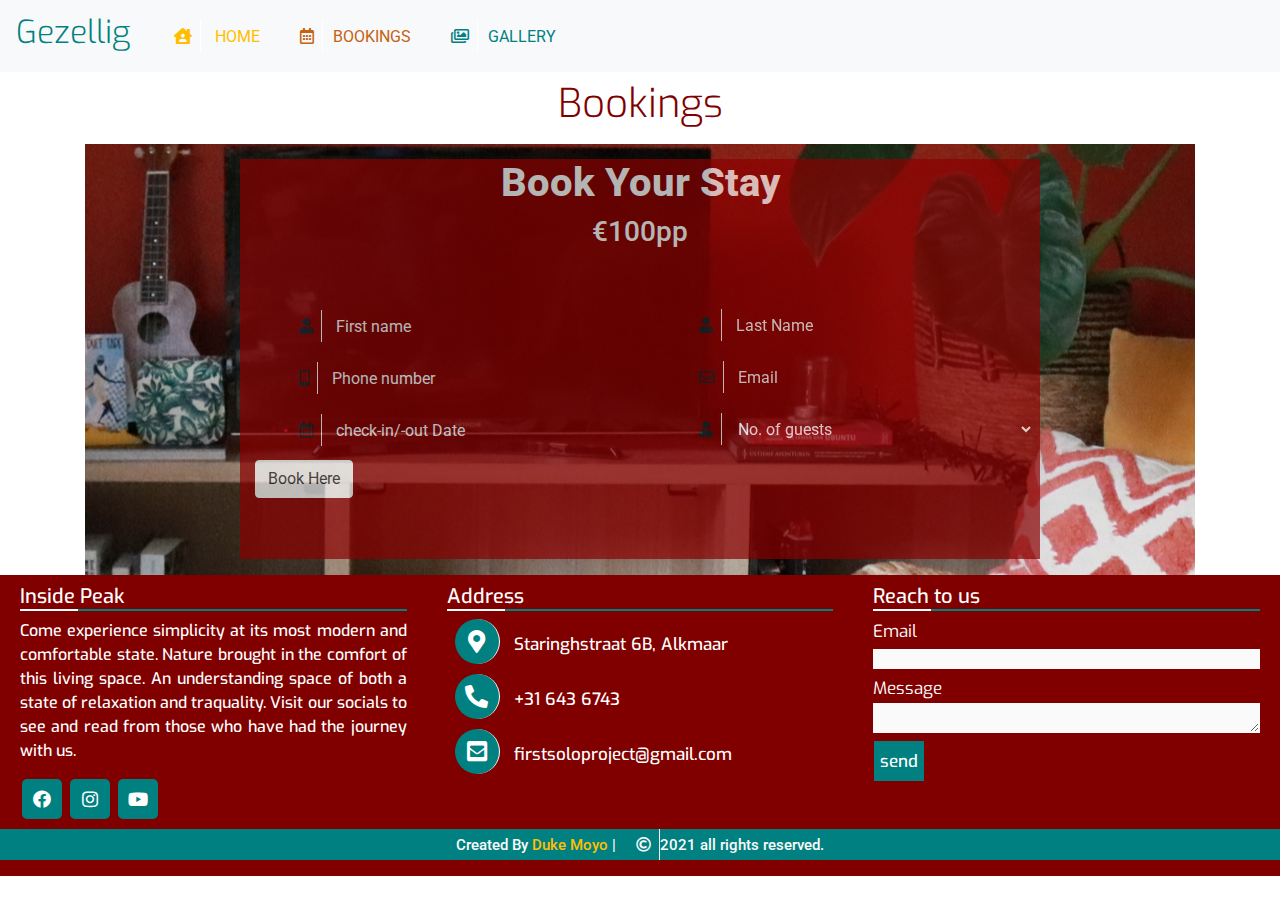
<file: booking.html>
<!DOCTYPE html>
<html lang="en">

<head>
    <meta charset="UTF-8">
    <title>Gezellig Living</title>
    <meta name="viewport" content="width=device-width, initial-scale=1.0">
    <link rel="stylesheet" href="https://stackpath.bootstrapcdn.com/bootstrap/4.1.3/css/bootstrap.min.css"
        type="text/css">
    <link rel="stylesheet" href="https://cdnjs.cloudflare.com/ajax/libs/font-awesome/5.15.2/css/all.min.css"
        type="text/css">
    <link rel="stylesheet" type="text/css" href="assets/css/styles.css">
</head>

<body>

    <!---bootstrap nav bar--->
    <nav class="navbar navbar-expand-lg navbar-light bg-light sticky-top">
        <a class="navbar-brand" href="index.html">
            <h2 class="nav-heading">Gezellig</h2>
        </a>


        <button type="button" class="navbar-toggler" data-toggle="collapse" data-target="#collapse_target">
            <span class="navbar-toggler-icon"></span>
        </button>

        <div class="collapse navbar-collapse" id="collapse_target">
            <ul class="nav navbar-nav">
                <li class="class = nav-item active uppercase">
                    <a href="index.html"><span class="span1"><i class="fas fa-house-user span1"></i> Home</span></a>

                </li>

                <li class="nav-item uppercase">
                    <a href="booking.html"><span class="span2"><i
                                class="far fa-calendar-alt span2"></i>Bookings</span></a>
                </li>

                <li class="nav-item uppercase">
                    <a href="gallery.html"><span class="span3"><i class="far fa-images span3"></i>Gallery</span></a>
                </li>
            </ul>
        </div>
    </nav>
    <!---Page name heading--->
    <h1 class="text-center p-2 gallerysub-heading">Bookings</h1>

    <!--Booking standard Form-->
    <div class="container">
        <div class="row">
            <section class="bookingbody col">
                <div class="form-group">
                    <div id="form" class="col">
                        <h1 class="text-white text-center">Book Your Stay</h1>
                        <h3 class="text-white text-center">€100pp</h3>

                        <div id="first-group" class="col">
                            <div id="bookingcontent1">
                                <i class="fas fa-user icons" aria-hidden="true"></i>
                                <input type="text" id="input-group1" placeholder="First name">
                            </div>

                            <div id="bookingcontent2">
                                <i class="fas fa-mobile-alt icons" aria-hidden="true"></i>
                                <input type="number" id="input-group2" placeholder="Phone number">
                            </div>

                            <div id="bookingcontent3">
                                <i class="far fa-calendar-alt icons" aria-hidden="true"></i>
                                <input type="text" id="input-group3" placeholder="check-in/-out Date">
                            </div>
                        </div>

                        <div id="second-group" class="col">
                            <div id="bookingcontent4">
                                <i class="fas fa-user icons" aria-hidden="true"></i>
                                <input type="text" id="input-group4" placeholder="Last Name">
                            </div>

                            <div id="bookingcontent5">
                                <i class="far fa-envelope icons" aria-hidden="true"></i>
                                <input type="email" id="input-group5" placeholder="Email">
                            </div>

                            <div id="bookingcontent6">
                                <i class="fas fa-user icons" aria-hidden="true"></i>
                                <select id="input-group6" style="background-color: #8B0000;">
                                    <option value="">No. of guests</option>
                                    <option value="">1-2 persons</option>
                                    <option value="">3-5 persons</option>
                                    <option value="">6-10 persons</option>
                                </select>
                            </div>
                        </div>

                        <button onclick=" window.open('http://google.com','_blank')" type="submit" value="submit"
                            class="btn btn-light">Book Here</button>
                    </div>
                </div>
            </section>
        </div>
    </div>

    <!--footer-->
    <footer class="footernav">
        <div class="main-content">
            <div class="left-box box">
                <h5>Inside Peak</h5>
                <div class="content">
                    <p>Come experience simplicity at its most modern and comfortable state. Nature brought in the
                        comfort of this living space. An understanding space of both a state of relaxation and
                        traquality.
                        Visit our socials to see and read from those who have had the journey with us.</p>
                    <div id="social">
                        <a href="https://www.facebook.com/" target="_blank"><span class="fab fa-facebook"></span></a>
                        <a href="https://www.instagram.com/" target="_blank"><span class="fab fa-instagram"></span></a>
                        <a href="https://www.youtube.com/" target="_blank"><span class="fab fa-youtube"></span></a>
                    </div>
                </div>
            </div>

            <div class="center-box box">
                <h5>Address</h5>
                <div class="content">
                    <div class="place">
                        <span class="fas fa-map-marker-alt"></span>
                        <span class="text">Staringhstraat 6B, Alkmaar</span>
                    </div>

                    <div class="phone">
                        <span class="fas fa-phone-alt"></span>
                        <span class="text">+31 643 6743</span>
                    </div>

                    <div class="email">
                        <span class="fas fa-envelope-square"></span>
                        <span class="text">firstsoloproject@gmail.com</span>
                    </div>
                </div>
            </div>

            <div class="right-box box">
                <h5>Reach to us</h5>
                <div class="content">
                    <form action="#">
                        <div class="email">
                            <div class="text">Email</div>
                            <input type="email" required>
                        </div>

                        <div class="msg">
                            <div class="text">Message</div>
                            <textarea rows="2" cols="25" required></textarea>
                        </div>

                        <div class="btn">
                            <button  target="_blank" type="submit">send</button>
                        </div>
                    </form>
                </div>
            </div>
        </div>
        <!--bottom signature-->
        <div class="bottom">
            <p id="center-align">
                <span class="credit">Created By <a href="#">Duke Moyo</a> | </span>
                <span class="far fa-copyright"></span><span>2021 all rights reserved.</span>
            </p>
        </div>
    </footer>
    <script src="https://code.jquery.com/jquery-3.3.1.slim.min.js"
        integrity="sha384-q8i/X+965DzO0rT7abK41JStQIAqVgRVzpbzo5smXKp4YfRvH+8abtTE1Pi6jizo"
        crossorigin="anonymous"></script>
    <script src="https://maxcdn.bootstrapcdn.com/bootstrap/4.1.3/js/bootstrap.min.js"> </script>
</body>

</html>
</file>
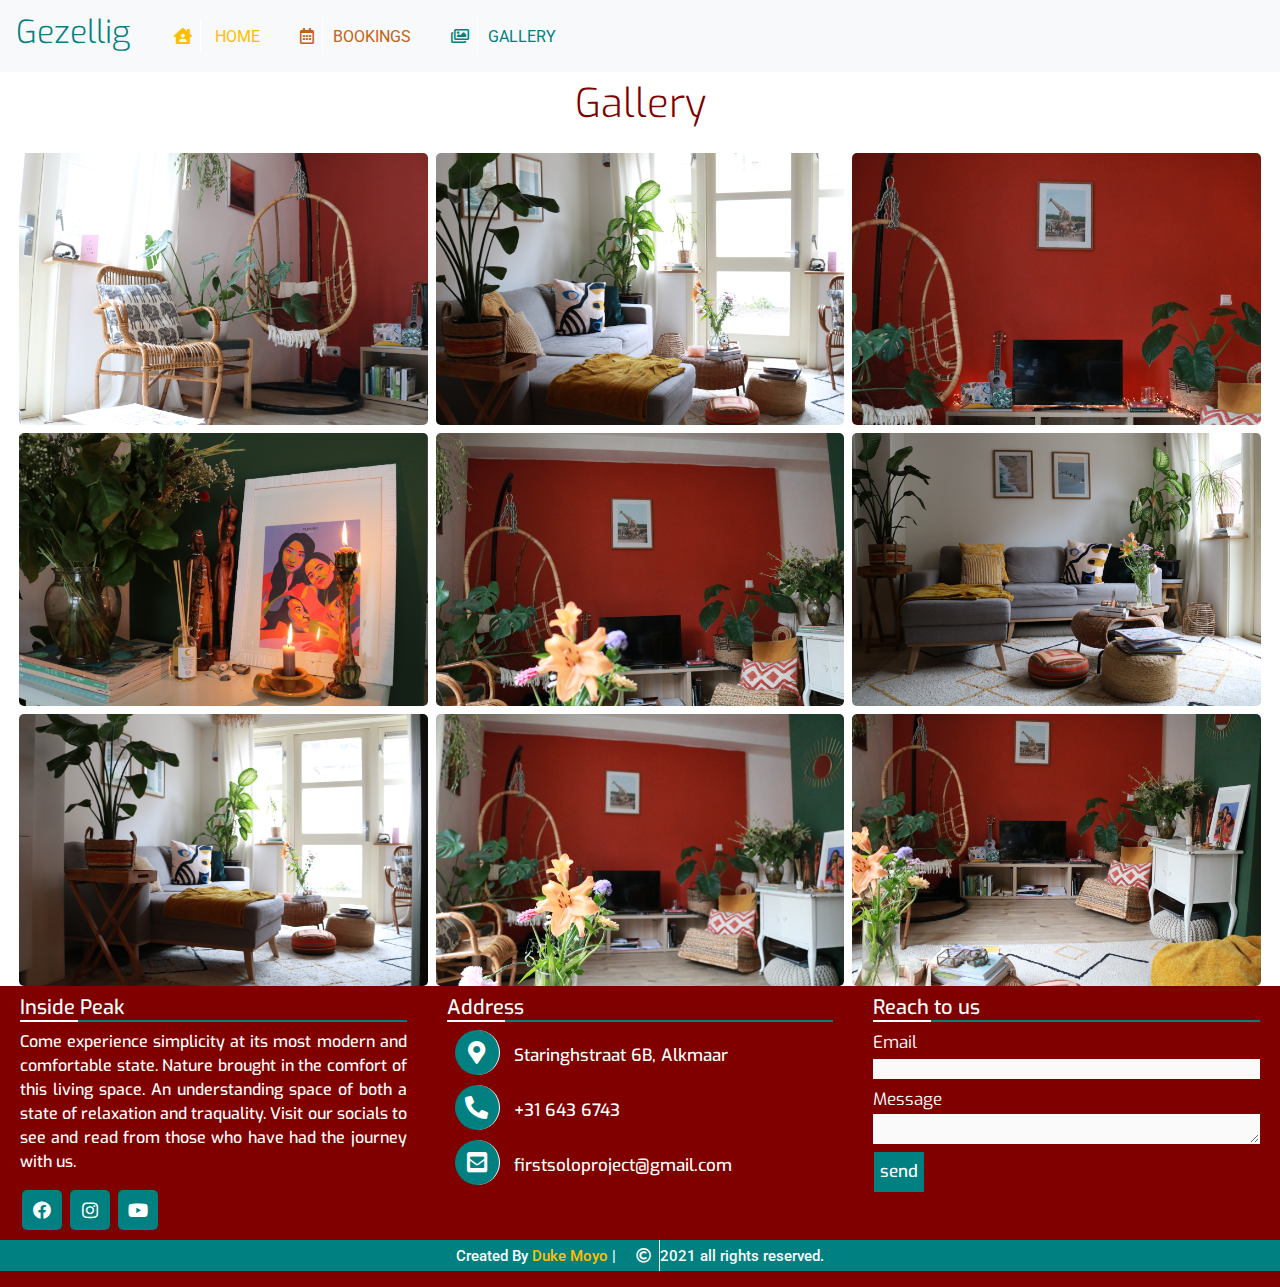
<file: gallery.html>
<!DOCTYPE html>
<html lang="en">

<head>
    <meta charset="UTF-8">
    <title>Gezellig Living</title>
    <meta name="viewport" content="width=device-width, initial-scale=1.0">
    <link rel="stylesheet" href="https://stackpath.bootstrapcdn.com/bootstrap/4.1.3/css/bootstrap.min.css"
        type="text/css">
    <link rel="stylesheet" href="https://cdnjs.cloudflare.com/ajax/libs/font-awesome/5.15.2/css/all.min.css"
        type="text/css">
    <link rel="stylesheet" type="text/css" href="assets/css/styles.css">
</head>

<body>

    <!---bootstrap nav bar--->
    <nav class="navbar navbar-expand-lg navbar-light bg-light sticky-top">
        <a class="navbar-brand" href="index.html">
            <h2 class="nav-heading">Gezellig</h2>
        </a>


        <button type="button" class="navbar-toggler" data-toggle="collapse" data-target="#collapse_target">
            <span class="navbar-toggler-icon"></span>
        </button>

        <div class="collapse navbar-collapse" id="collapse_target">
            <ul class="nav navbar-nav">
                <li class="active nav-item uppercase">
                    <a href="index.html"><span class="span1"><i class="fas fa-house-user span1"></i> Home</span></a>

                </li>

                <li class="nav-item uppercase">
                    <a href="booking.html"><span class="span2"><i
                                class="far fa-calendar-alt span2"></i>Bookings</span></a>
                </li>

                <li class="nav-item uppercase">
                    <a href="gallery.html"><span class="span3"><i class="far fa-images span3"></i>Gallery</span></a>
                </li>
            </ul>
        </div>
    </nav>


    <section>
        <div class="container-fluid">
            <!---Page name heading--->
            <h1 class="text-center p-2 gallerysub-heading">Gallery</h1>
            <!---Gallery--->
            <div class="row">
                <div class="column">
                    <img src="assets/images/gallery1.JPG" alt="ground chair and standing in living room" />
                    <img src="assets/images/gallery2.JPG" alt="picture frame resting on the wall behind candles" />
                    <img src="assets/images/gallery3.JPG"
                        alt="far shot grey couch with green house plants next to the couch" />
                </div>
                <div class="column">
                    <img src="assets/images/gallery4.JPG" alt="grey couch with green house plants next to the couch" />
                    <img src="assets/images/galleryfront.JPG" alt="direct shot of the front of the living room" />
                    <img src="assets/images/galleryfront2.JPG" alt="front of the livingroom" />
                </div>
                <div class="column">
                    <img src="assets/images/mlogo.JPG" alt="livingroom television" />
                    <img src="assets/images/logo2.JPG" alt="the livingroom grey couch" />
                    <img src="assets/images/mainlogo.JPG" alt="the livingroom" />
                </div>
            </div>
        </div>
    </section>
    <!--footer-->
    <footer class="footernav">
        <div class="main-content">
            <div class="left-box box">
                <h5>Inside Peak</h5>
                <div class="content">
                    <p>Come experience simplicity at its most modern and comfortable state. Nature brought in the
                        comfort of this living space. An understanding space of both a state of relaxation and
                        traquality.
                        Visit our socials to see and read from those who have had the journey with us.</p>
                    <div id="social">
                        <a href="https://www.facebook.com/" target="_blank"><span class="fab fa-facebook"></span></a>
                        <a href="https://www.instagram.com/" target="_blank"><span class="fab fa-instagram"></span></a>
                        <a href="https://www.youtube.com/" target="_blank"><span class="fab fa-youtube"></span></a>
                    </div>
                </div>
            </div>

            <div class="center-box box">
                <h5>Address</h5>
                <div class="content">
                    <div class="place">
                        <span class="fas fa-map-marker-alt"></span>
                        <span class="text">Staringhstraat 6B, Alkmaar</span>
                    </div>

                    <div class="phone">
                        <span class="fas fa-phone-alt"></span>
                        <span class="text">+31 643 6743</span>
                    </div>

                    <div class="email">
                        <span class="fas fa-envelope-square"></span>
                        <span class="text">firstsoloproject@gmail.com</span>
                    </div>
                </div>
            </div>

            <div class="right-box box">
                <h5>Reach to us</h5>
                <div class="content">
                    <form action="#">
                        <div class="email">
                            <div class="text">Email</div>
                            <input type="email" required>
                        </div>

                        <div class="msg">
                            <div class="text">Message</div>
                            <textarea rows="2" cols="25" required></textarea>
                        </div>

                        <div class="btn">
                            <button type="submit">send</button>
                        </div>
                    </form>
                </div>
            </div>
        </div>
        <!--bottom signature-->
        <div class="bottom">
            <p id="center-align">
                <span class="credit">Created By <a href="#">Duke Moyo</a> | </span>
                <span class="far fa-copyright"></span><span>2021 all rights reserved.</span>
            </p>
        </div>
    </footer>
    <script src="https://code.jquery.com/jquery-3.3.1.slim.min.js"
        integrity="sha384-q8i/X+965DzO0rT7abK41JStQIAqVgRVzpbzo5smXKp4YfRvH+8abtTE1Pi6jizo"
        crossorigin="anonymous"></script>
    <script src="https://maxcdn.bootstrapcdn.com/bootstrap/4.1.3/js/bootstrap.min.js"> </script>
</body>

</html>
</file>
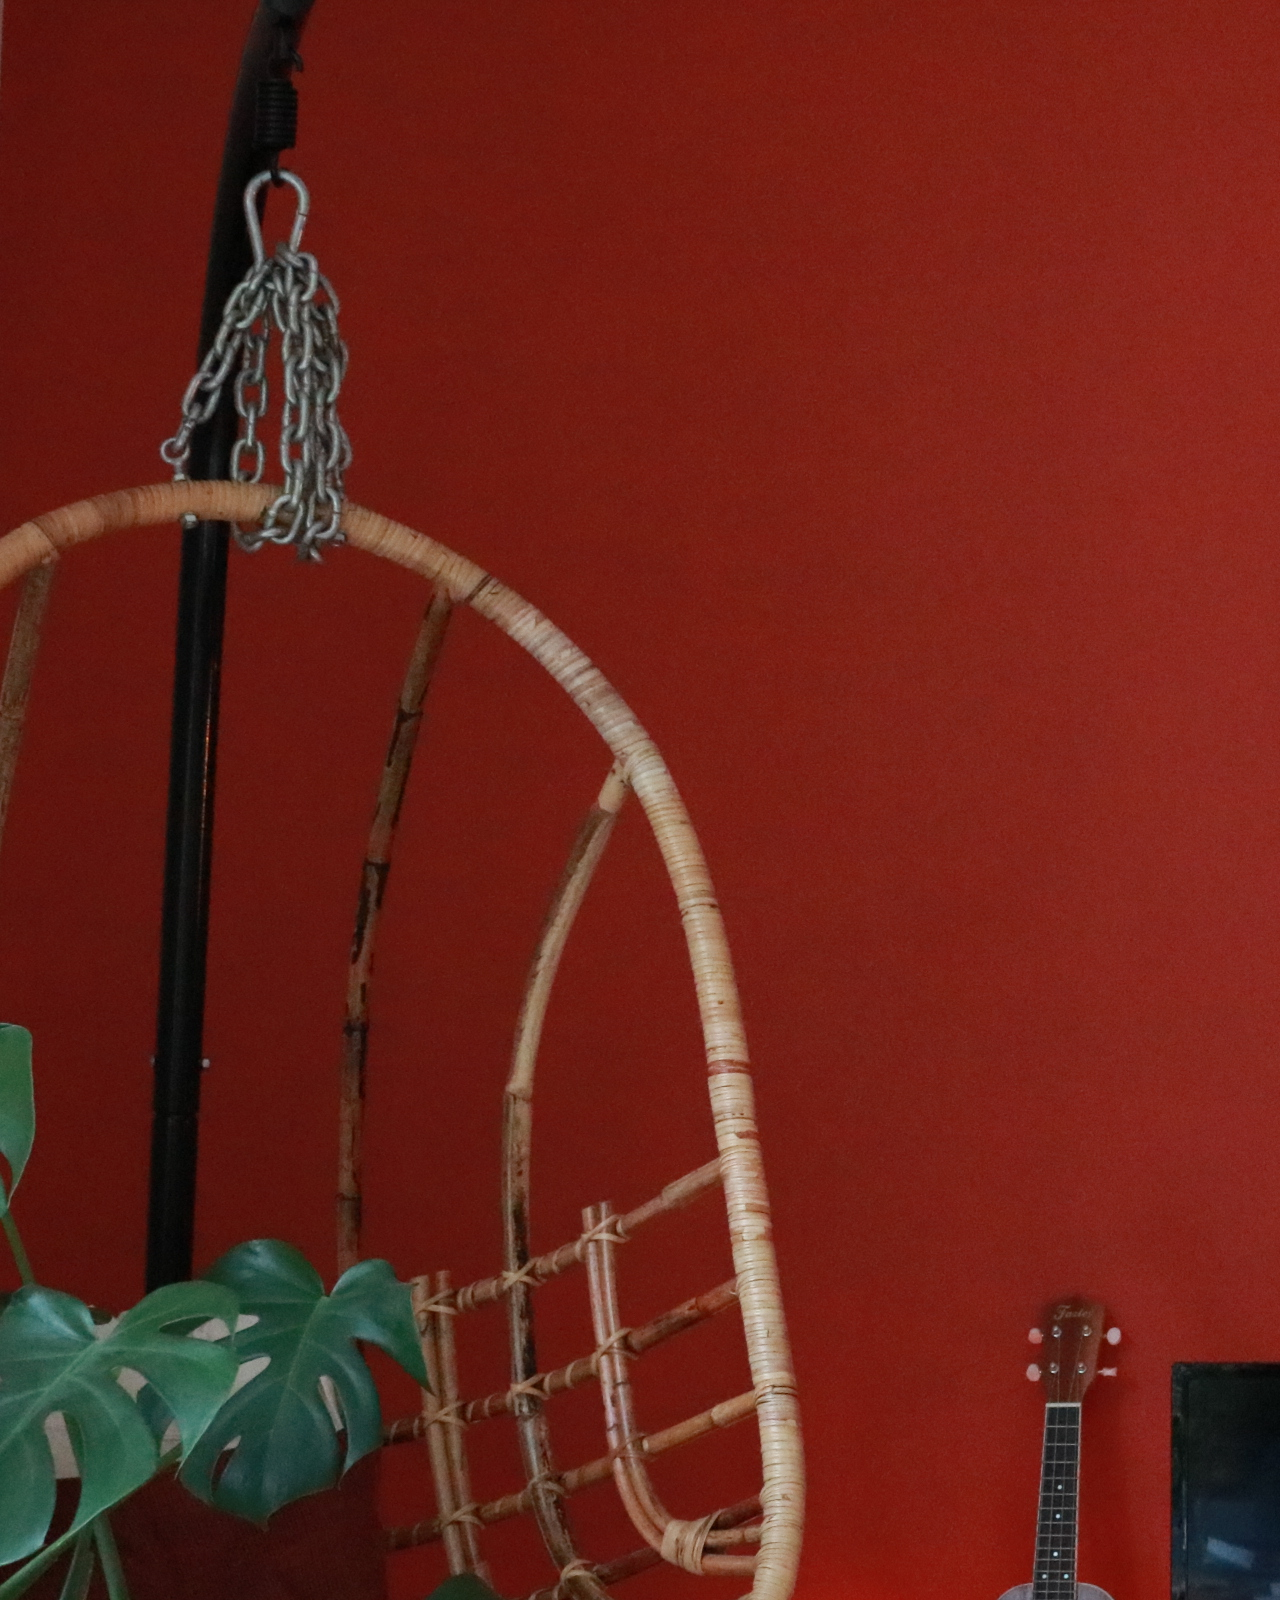
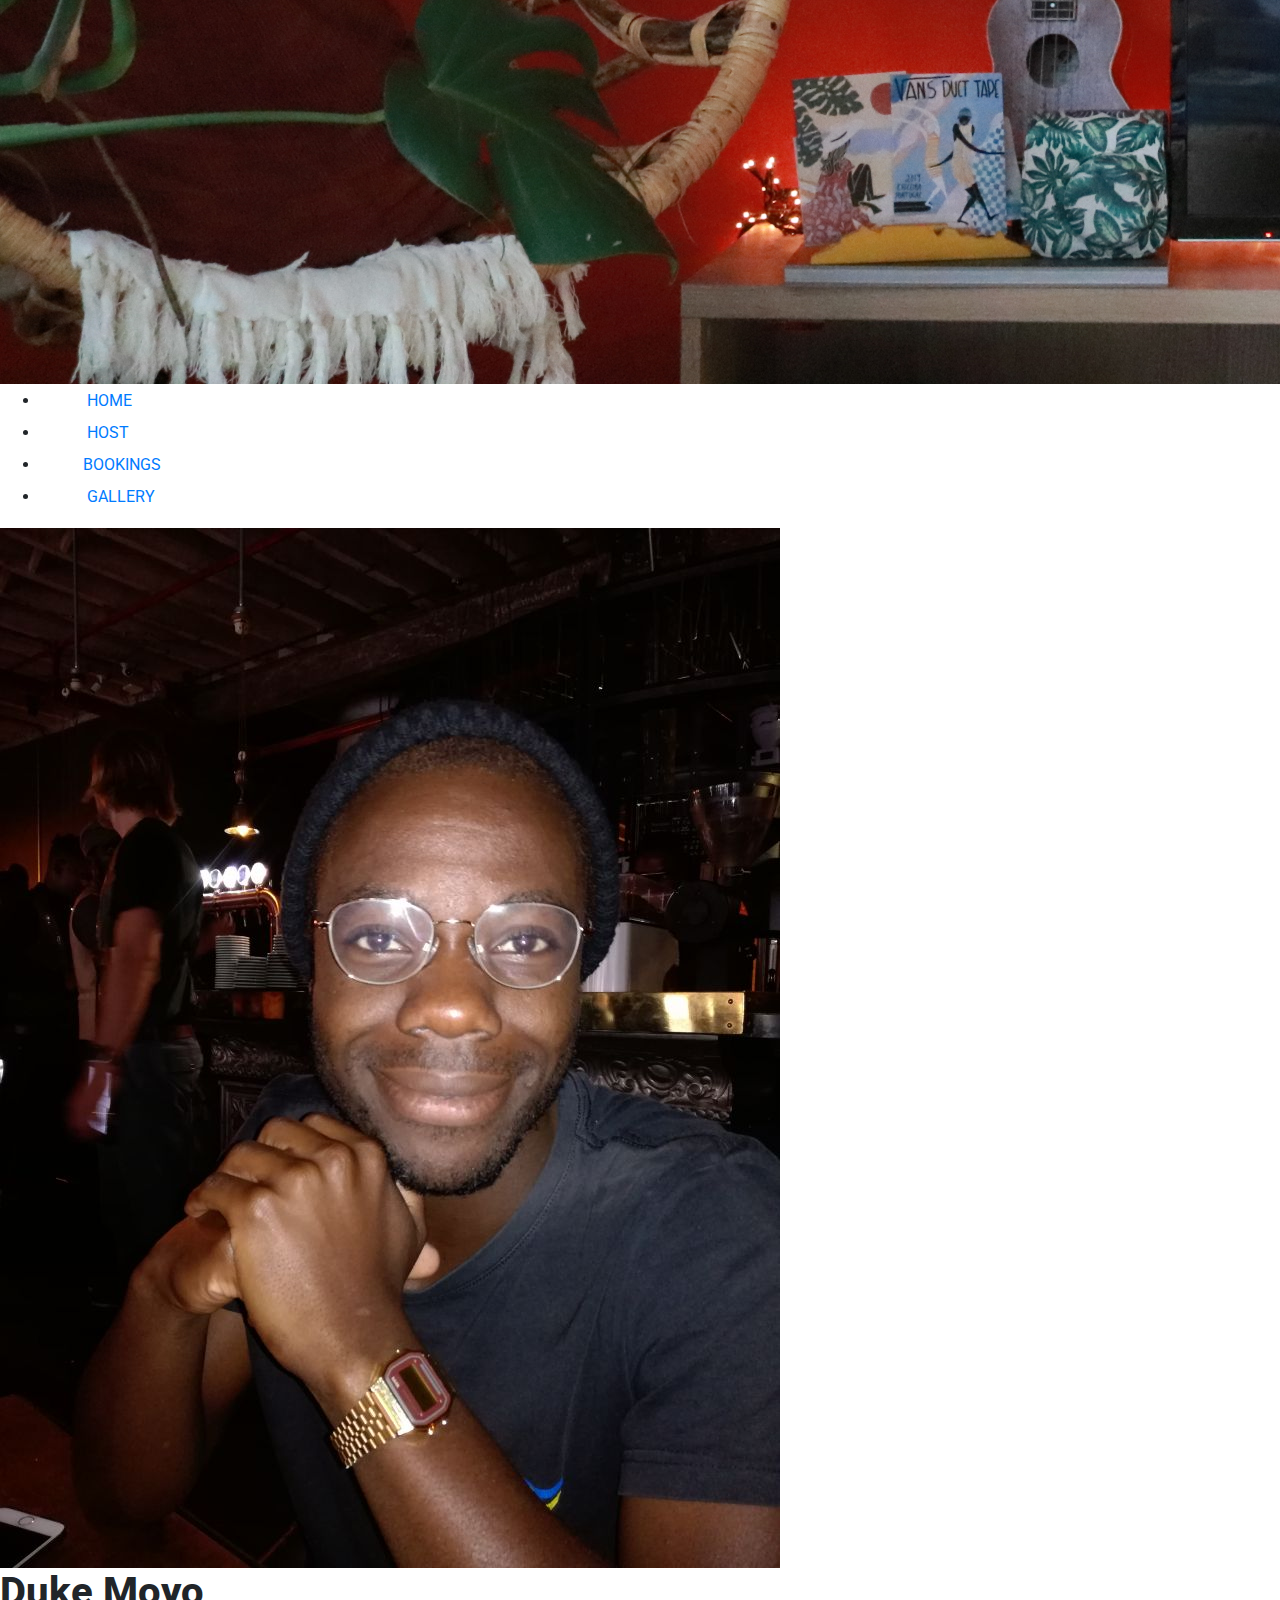
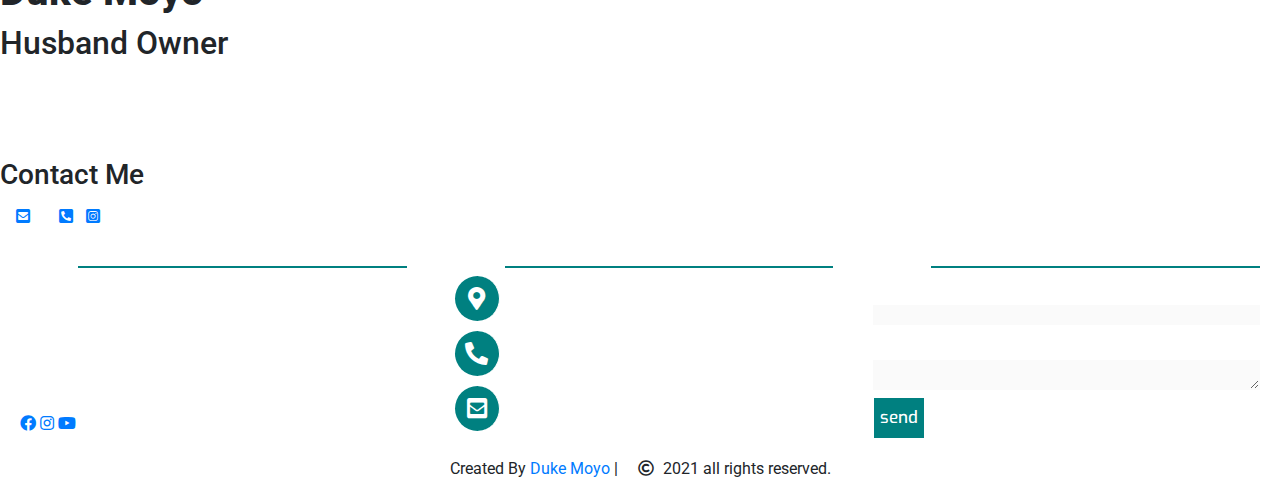
<file: host.html>
<!DOCTYPE html>
<html lang="en">
<head>
    <meta charset="UTF-8">
    <meta name="viewport" content="width=device-width, initial-scale=1.0">
    <link rel="stylesheet" href="https://stackpath.bootstrapcdn.com/bootstrap/4.1.3/css/bootstrap.min.css" type="text/css">
  <link rel="stylesheet" href="https://cdnjs.cloudflare.com/ajax/libs/font-awesome/5.15.2/css/all.min.css" type="text/css">
  <link rel="stylesheet" type="text/css" href="assets/css/styles.css" />
    <title>Document</title>
</head>

<body>
    <div class="imagecontainer">
        <img src="assets/images/mlogo.JPG" alt="livingroom">
</div>
<div>
    <ul id="nav">
        <li class="divnav1 uppercase">
        <a href="home.html"> <i class="fas fa-house-user"></i> <span>Home</span></a>
    </li>

        <li class="divnav2 uppercase">
            <a href="host.html"> <i class="far fa-address-card"></i> <span>Host</span></a>
            </li>


        <li class="divnav3 uppercase">
            <a href="booking.html"> <i class="far fa-calendar-alt"> </i> <span>Bookings</span></a>
                </li>

                <li class="divnav4 uppercase">
            <a href="gallery.html"> <i class="far fa-images"></i> <span>Gallery</span></a>
                </li>
    </ul>
</div>

<div class="host-center host-center-box">
    <div class="avatar">
        <img src="assets/images/duke.JPG" alt="duke">
    </div>
<div class="content">
    <h1>Duke Moyo</h1>
    <h2>Husband Owner</h2>
    <p>I am 25 years and proud co-owner of this house along side my wife Romy.
       I am an enthusiust designer and web-developer who has a sense of art, 
       color and furniture. I have travelled around the world hence i have gained
       knowledge and insight of many cultures and beauty from different parts of
       of the world which some of the furniture and walls will show that. I find 
       comfort in communicating and learning from people. I also consider myself an intelligent and open-miinded individual

       Please reach out if you have any questions.
    </p>

    <h3>
        Contact Me
    </h3>
</div>
<div class="profile-social ">
    <a href="#"><i class="fas fa-envelope-square"></i></a>
    <a href="#"><i class="fas fa-phone-square-alt"></i></a>
    <a href="#"><i class="fab fa-instagram-square"></i></a>
</div>
</div>
</body>

<footer class="smaller-footer">
    <div class="main-content">
        <div class="left-box box">
            <h5>Inside Peak</h5>
            <div class="content">
                <p>Come experience simplicity at its most modern and comfortable state. Nature brought in the comfort of this living space. An understanding space of both a state of relaxation and traquality. Cove live it yourself.</p>
                <div class="social">
                    <a href="#"><span class="fab fa-facebook"></span></a>
                    <a href="#"><span class="fab fa-instagram"></span></a>
                    <a href="#"><span class="fab fa-youtube"></span></a>
                </div>
            </div>
        </div>

        <div class="center-box box">
            <h5>Address</h5>
            <div class="content">
                <div class="place">
                    <span class="fas fa-map-marker-alt"></span>
                    <span class="text">Staringhstraat 6B</span>
                </div>

                 <div class="phone">
                    <span class="fas fa-phone-alt"></span>
                    <span class="text">+31 643 6743</span>
                </div>

                 <div class="email">
                    <span class="fas fa-envelope-square"></span>
                    <span class="text">firstsoloproject@gmail.com</span>
                </div>
            </div>
        </div>

        <div class="right-box box">
            <h5>Reach to us</h5>
            <div class="content">
                <form action="#">
                    <div class="email">
                        <div class="text">Email</div>
                        <input type="email" required>
                    </div>

                    <div class="msg"></div>
                    <div class="text">Message</div>
                    <textarea rows="2" cols="25" required></textarea>

            <div class="btn">
                <button type="submit">send</button>
            </div>
        </form>
        </div>
        </div>
    </div>
    <div class="bottom">
        <center>
            <span class="credit">Created By <a href="#">Duke Moyo</a> | </span>
            <span class="far fa-copyright"></span><span>2021 all rights reserved.</span>
        </center>
    </div>
</footer>
</html>
</file>
<file: assets/css/styles.css>
@import url('https://fonts.googleapis.com/css?family=Roboto:100,200,300,400,500,600,700|Exo:100,200,300,400,500,600,700');

/*------------------main heading container Home*/
/*------------------jumbotro socials*/
/*------------------heading picture*/
.mainpiccontainer {
    max-height: 50vh;
    width: 100vh;
}

.img-fluid {
    max-height: 50vh;
    width: 100vh;
}
.mainpiccontainter img{
    width: 100%;
    margin: 50px;
    height: 50px;
}


/*------------------Nav Bar home*/

.span1{
    color: #FFBF00;
    padding: 2px;
    margin: 10px;
}
.span2{
    color: #c46210;
    padding: 2px;
    margin: 10px;
    
}
.span3{
    color: teal;
    padding: 2px;
    margin: 10px;
}

li i{
    color: white;
}

a:link{
    text-decoration: none;
}


   
/*------------------general*/

.sub-heading{
    font-family: "Exo",sans-serif;
    font-weight: 300;
    color: #fff;
}

.nav-heading{
    font-family: "Exo",sans-serif;
    font-weight: 300;
    color:teal;
}

.gallerysub-heading{
    font-family: "Exo", sans-serif;
    font-weight: 300;
    color: maroon;
}

.inline-block{
    display: inline-block;
}

.uppercase {
    text-transform: uppercase;
    margin: 0;
}

/*------------------Main Content home*/


.homebodysection{
    display: block;
    background-image: url(../images/fronthomeinside.JPG);
    background-position: center center;
    overflow: hidden;

}

.homeimagesection,
.contectsection,
.videosection{
    box-sizing: border-box;
    border: 1px transparent teal;
    padding: 5px;
}

.contectsection, p{
color: 	#FFf;
font-weight: bold;

}

.videocontainer{
    float: right;
    width: 500px;
}

video{
    width: 100%;
}

.clear{
    margin: 0;
    padding: 0;
    box-sizing: border-box;
}


.firstsection{
    margin-top: 10px;
    margin-bottom: 10px;
    font-family: "Exo", sans-serif;
    text-align: right;
}

.house-front{
    border-radius: 15%;
    height: 250px;
    margin: 10px;
}

.homemainhead{
    font-family: "Exo", sans-serif;
    font-weight: 300;
    color: maroon;
    text-align: center;
}

/*------------------profile Card*/

.profile{
    font-family: "Exo", sans-serif;
    text-align: center;
    max-width: 200px;
    box-shadow: 0 0 10px rgba(0, 0, 0, 0.3);
    padding: 20px;
    float: right;
    height: 250px;
    margin: 10px;
}

.profile-image{
    width: 150px;
    height: 150px;
    object-fit: cover;
    border-radius: 50%;
    margin: 0 auto 20px auto;
    display: block;
}

.profile-name{
    font-size: 1.2em;
    font-weight: bold;
}

/*------------------footer*/

.footernav {
    bottom: 0px;
    width: 100%;
    background: maroon;
    overflow: hidden;
 }
 
 .main-content{
     display: inline-flex;
     color: #fff;
     font-family: "Exo", sans-serif;
     width: 100%;
 }
 
 .main-content .left-box,
  .center-box,
  .right-box{
     flex-basis: 50%;
     padding: 10px 20px;
     box-sizing: border-box;
 }
 
 .box h2{
     font-size: 1.125rem;
     font-weight: 300;
     text-transform: uppercase;
     color: #fff;
 }
 
 .box .content{
     margin: 10px 0 0 0;
     position: relative;
 }
 
 .box .content:before{
     position: absolute;
     content: '';
     top: -10px;
     height: 2px;
     width: 100%;
     background: teal;
 }
 
 .box .content:after{
     position: absolute;
     content: '';
     height: 2px;
     width: 15%;
     background: #fff;
     top: -10px;
 }
 
 .box .content p{
     text-align: justify;
 }
 
 #social{
     margin: 10px 0 0 0;
 }
 
 #social a{
     padding: 0 2px;
 }
 
 #social a span{
     height: 40px;
     width: 40px;
     background: teal;
     line-height:40px;
     text-align: center;
     font-size: 18px;
     border-radius: 5px;
     transition: 0.3s;
     color: #fff;
 }
 
 #social a span:hover{
     background: #FFBF00;
 }
 .center-box .content .fas{
     font-size: 1.4375rem;
     background: teal;
     height: 45px;
     width: 45px;
     line-height: 30px;
     text-align: center;
     border-radius: 50%;
     transition: 0.3s;
     cursor: pointer;
 }
 
 .center-box .content .fas:hover{
     background: #FFBF00;
 }
 
 .center-box .content .text{
     font-size: 1.0625rem;
     font-weight: 500;
     padding-left: 10px;
     color: #fff;
 }
 
 .center-box .content .phone{
     margin: 10px 0;
 }
 
 .right-box form .text{
     font-size: 1.0625rem;
     margin-bottom: 2px;
     color: #fff;
 }
 
 .right-box form .msg{
     margin-top: 5px;
 }
 
 .right-box form input, .right-box form textarea{
     width: 100%;
     font-size: 1.0625rem;
     background: #fafafa;
     padding-left: 10px;
     border: 1px solid #fafafa;
     height: 30px;
 }
 
 .right-box form input:focus,
 .right-box form textarea:focus{
     outline-color: gray;
 }
 
 .right-box form input{
     height: 20px;
 }
 
 .right-box form .btn{
     margin-top: 0px;
     margin-bottom: 3px;
     padding: 0;
 }
 
 .right-box form .btn button{
     height: 40px;
     width: 100%;
     border: none;
     outline: none;
     background: teal;
     font-size: 1.0625rem;
     font-weight: 500;
     cursor: pointer;
     transition: .3s;
     color: #fff;
 }
 
 .right-box form .btn button:hover{
     background: #FFBF00;
 }
 .bottom #center-align{
     padding: 0px;
     font-size: 0.9375rem;
     background: teal;
     line-height: 1.4;
 }
 
 .bottom #center-align span{
     color: #fafafa;
 }
 
 .bottom #center-align a{
     color: #FFBF00;
     text-decoration: none;
 }
 
 .bottom #center-align a:hover{
     text-decoration: underline;
 }

 #center-align {
    text-align: center;
  }

/*------------------Booking*/

.bookingbody{
    background-image: url(../images/mainlogo.JPG);
    background-position: center;
    overflow: hidden;
}

#form{
    background-color:#8B0000;
    height: 400px;
    width: 800px;
    margin: auto;
    margin-top: 15px;
    opacity: 0.7;
}

#first-group{
    border: none;
    width: 480px;
    margin-top: 38px;
    position: absolute;
}

#bookingcontent1{
    border: 1px solid none;
    margin: 10px;
    margin-left: 8px;
    padding: 5px;
}

#bookingcontent2{
    border: 1px solid none;
    margin: 10px;
    margin-left: 8px;
    padding: 5px;
}

#bookingcontent3{
    border: 1px solid none;
    margin: 10px;
    margin-left: 8px;
    padding: 5px;
}

#bookingcontent4{
    border: 1px solid none;
    margin: 10px;
    margin-left: 8px;
    padding: 5px;
}
#bookingcontent5{
    border: 1px solid none;
    margin: 10px;
    margin-left: 8px;
    padding: 5px;
}

#bookingcontent6{
    border: 1px solid none;
    margin: 10px;
    margin-left: 8px;
    padding: 5px;
}

#bookingcontent1 #input-group1{
    border: none;
    outline: none;
    background: #8B0000;
    margin-left: 8px;
    width: 300px;
    color:#fff;
}

#bookingcontent2 #input-group2{
    border: none;
    outline: none;
    background: #8B0000;
    margin-left: 8px;
    width: 300px;
    color:#fff;
}

#bookingcontent3 #input-group3{
    border: none;
    outline: none;
    background: #8B0000;
    margin-left: 8px;
    width: 300px;
    color:#fff;
}

#bookingcontent4 #input-group4{
    border: none;
    outline: none;
    background: #8B0000;
    margin-left: 8px;
    width: 300px;
    color:#fff;
}

#bookingcontent5 #input-group5{
    border: none;
    outline: none;
    background: #8B0000;
    margin-left: 8px;
    width: 300px;
    color:#fff;
}

#bookingcontent6 #input-group6{
    border: none;
    outline: none;
    background: #8B0000;
    margin-left: 8px;
    width: 300px;
    color:#fff;
}

::placeholder{
    color: #fff;
}

.far, .fas{
    display: inline-block;
    border-right: 1px solid #fff;
    padding: 8px;
    margin-left: 8px;
}

#second-group{
    border: none;
    width: 480px;
    margin-top: 55px;
    margin-left: 400px;
}

#submit-btn{
    margin-top: 30px;
    margin-left: 600px;
    background: transparent;
    color:#fff;
    width: 150px;
    border: 1px solid white;
    outline: none;
    padding: 15px;
    font-size: 20px;
    cursor: pointer;
}

#submit-btn:hover{
    background: #FFBF00;
}

/*------------------Gallery*/

.gallery{
    margin:0;
    padding: 0;
    box-sizing: border-box;
    font-family: "Exo",sans-serif;
}

h1{
    font-weight: 800;
}

p{
    font-weight: 500;
}

.row{
    display: flex;
    flex-wrap: wrap;
    width: 100%;
    margin-left: 0px;
}

.row .column{
    flex: 33.3%;
    width: auto;
    overflow: hidden;
    padding: 0 4px;
    height: 100%;
}

.row .column img{
    margin-top: 2%;
    width: 100%;
    height: 100%;
    cursor: pointer;
    /*--filter: drop-shadow(1) brightness(0.5);--*/
    border-radius: 5px;
    transition: 0.3s linear;
}

.row .column img:hover{
    filter: drop-shadow(0) brightness(1);
}

/*------------------Gallery media query*/

@media only screen and (max-width: 800px){
     .row .column{
         flex: 50%;
     }

}

@media only screen and (max-width: 600px){
    .row .column{
        flex: 100%;
    }
    .row .column img{
        filter: drop-shadow(0) brightness(1);
    }
}

/*------------------Booking media query*/
@media screen and (max-width: 600px){
    body{
        display: block;
    }
    footer{
        display: block;
    }
}
/*------------------home page media query*/
@media screen and (min-width: 768px){
    .homebodysection{
        display: block;
    }
}
</file>
